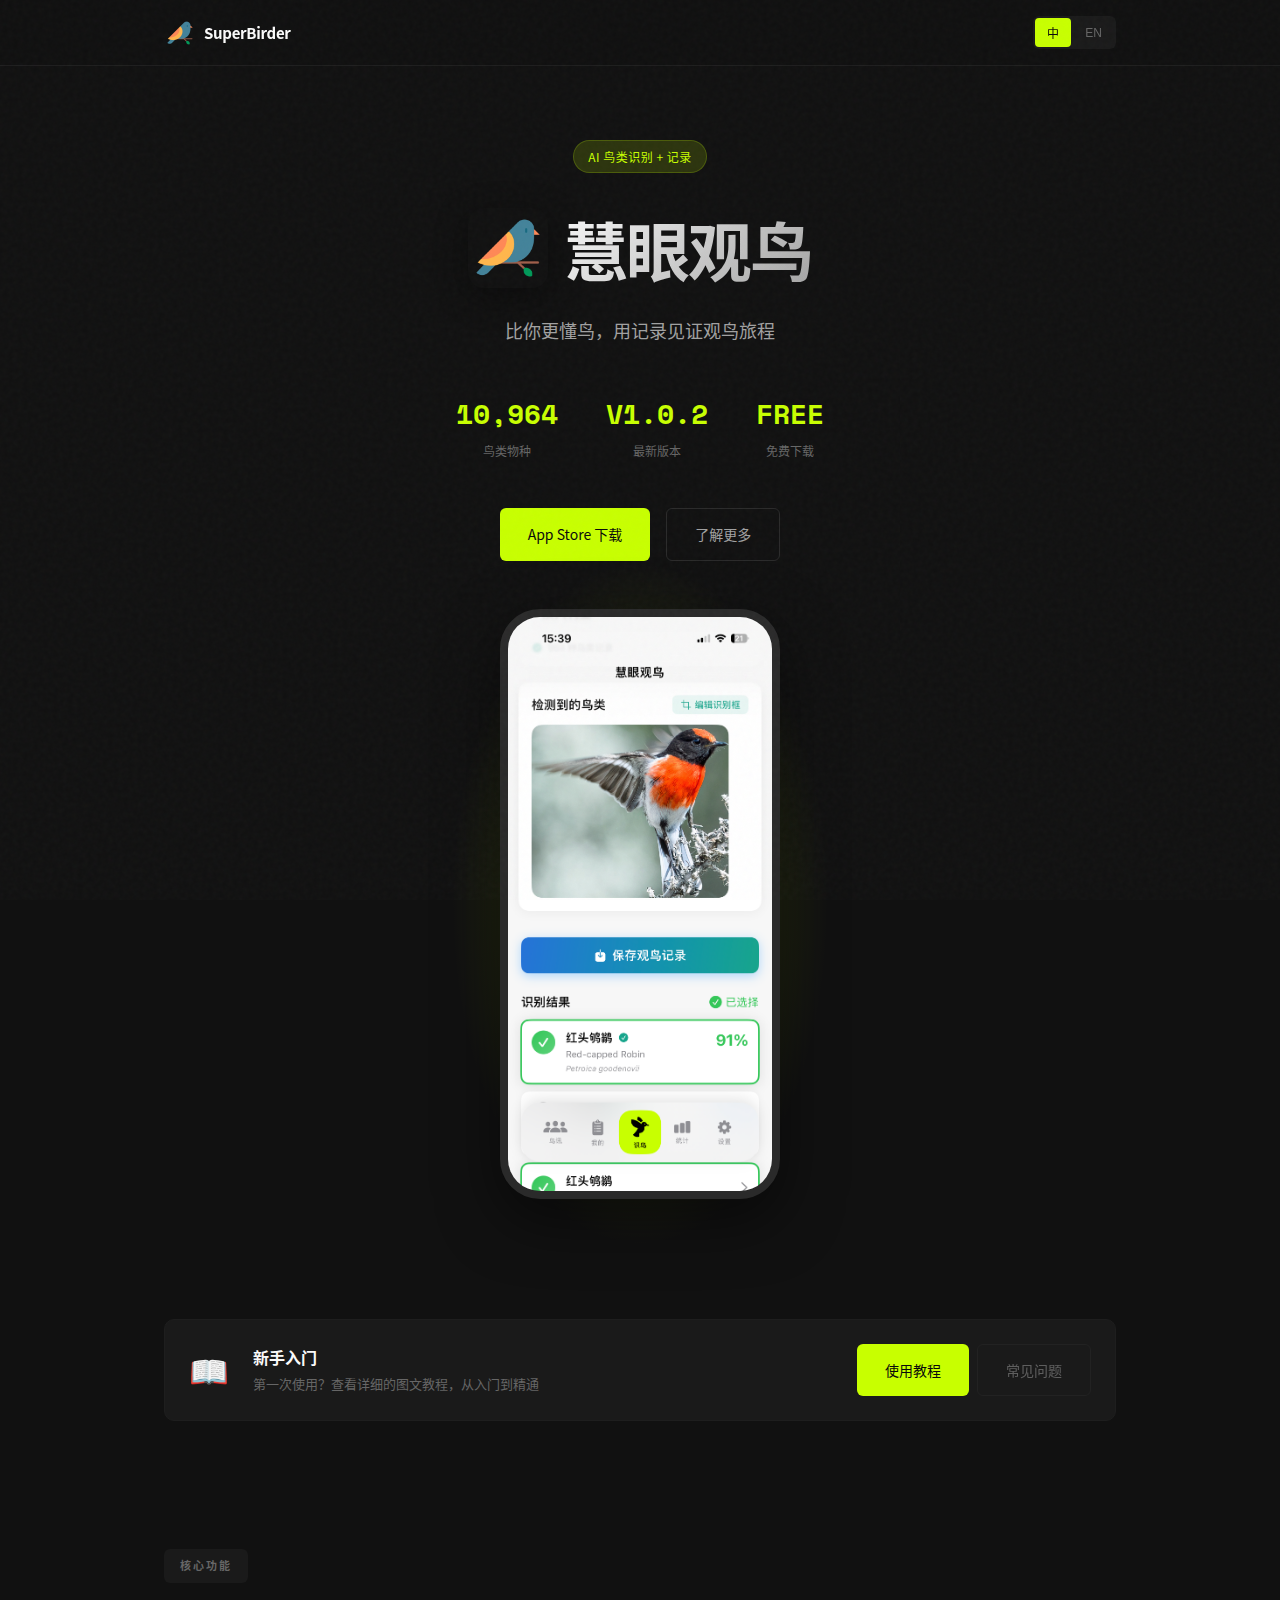
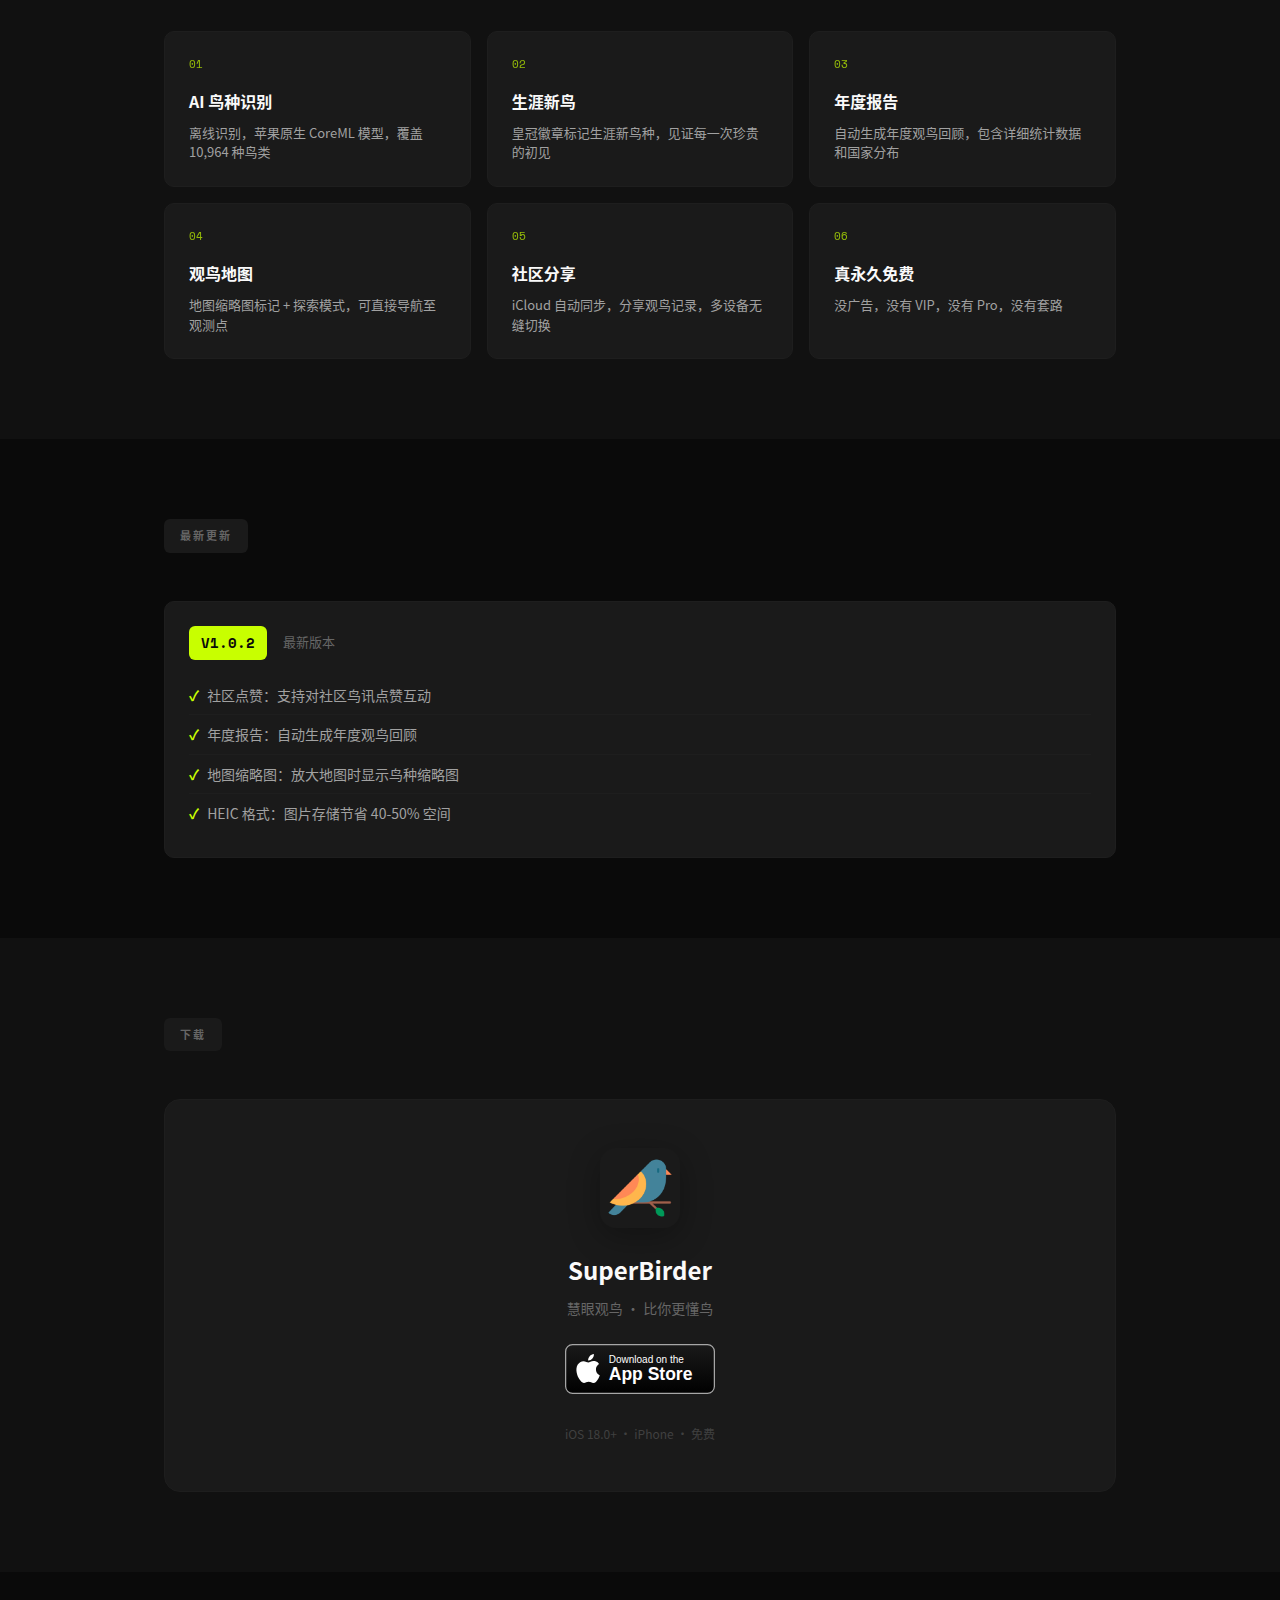
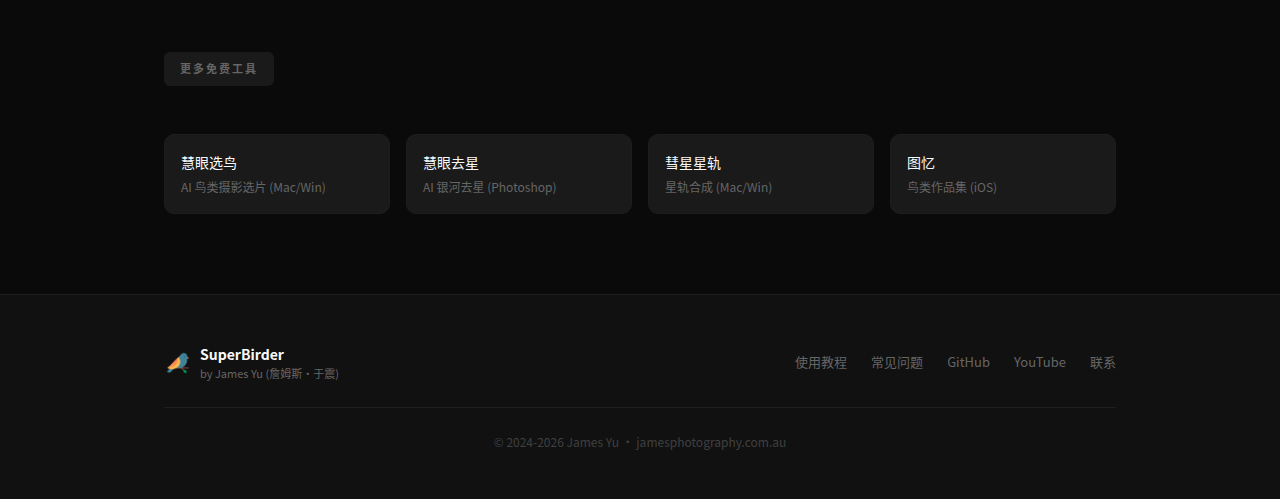
<file: index.html>
<!DOCTYPE html>
<html lang="zh-CN" data-lang="cn">

<head>
    <meta charset="UTF-8">
    <meta name="viewport" content="width=device-width, initial-scale=1.0">
    <title>SuperBirder - 慧眼观鸟 | AI Bird Identification</title>
    <meta name="description" content="AI智能鸟类识别应用 - 10,964种鸟类识别，用记录见证观鸟旅程。AI-powered bird identification app.">
    <link rel="stylesheet" href="css/style.css">
    <link rel="icon" href="img/icon.png" type="image/png">
    <link rel="preconnect" href="https://fonts.googleapis.com">
    <link rel="preconnect" href="https://fonts.gstatic.com" crossorigin>
    <link href="https://fonts.googleapis.com/css2?family=Space+Mono:wght@400;700&display=swap" rel="stylesheet">
</head>

<body>
    <!-- Subtle grain overlay -->
    <div class="grain"></div>

    <!-- Header -->
    <header>
        <div class="header-inner">
            <a href="#" class="logo">
                <img src="img/icon.png" alt="SuperBirder">
                <span>SuperBirder</span>
            </a>
            <div class="lang-switch">
                <button class="lang-btn active" onclick="setLang('cn')">中</button>
                <button class="lang-btn" onclick="setLang('en')">EN</button>
            </div>
        </div>
    </header>

    <!-- Hero Section -->
    <section class="hero">
        <div class="container">
            <div class="hero-badge">
                <span class="lang-cn">AI 鸟类识别 + 记录</span>
                <span class="lang-en">AI Bird ID + Birding</span>
            </div>

            <!-- App Icon + Title -->
            <div class="hero-brand">
                <img src="img/icon.png" alt="SuperBirder" class="hero-icon">
                <h1>
                    <span class="lang-cn">慧眼观鸟</span>
                    <span class="lang-en">SuperBirder</span>
                </h1>
            </div>

            <p class="tagline">
                <span class="lang-cn">比你更懂鸟，用记录见证观鸟旅程</span>
                <span class="lang-en">Know Birds Better, Record Your Birding Journey</span>
            </p>

            <!-- Stats -->
            <div class="hero-stats">
                <div class="stat-item">
                    <div class="stat-number">10,964</div>
                    <div class="stat-label">
                        <span class="lang-cn">鸟类物种</span>
                        <span class="lang-en">Bird Species</span>
                    </div>
                </div>
                <div class="stat-item">
                    <div class="stat-number">V1.0.2</div>
                    <div class="stat-label">
                        <span class="lang-cn">最新版本</span>
                        <span class="lang-en">Latest Version</span>
                    </div>
                </div>
                <div class="stat-item">
                    <div class="stat-number">FREE</div>
                    <div class="stat-label">
                        <span class="lang-cn">免费下载</span>
                        <span class="lang-en">Free Download</span>
                    </div>
                </div>
            </div>

            <div class="hero-cta">
                <a href="https://apps.apple.com/cn/app/%E6%85%A7%E7%9C%BC%E8%A7%82%E9%B8%9F/id6756405107"
                    class="btn btn-primary" target="_blank">
                    <span class="lang-cn">App Store 下载</span>
                    <span class="lang-en">Download on App Store</span>
                </a>
                <a href="#features" class="btn btn-ghost">
                    <span class="lang-cn">了解更多</span>
                    <span class="lang-en">Learn More</span>
                </a>
            </div>

            <!-- Phone Mockup -->
            <div class="hero-preview">
                <div class="phone-mockup">
                    <div class="phone-glow"></div>
                    <div class="phone-frame">
                        <img src="img/screenshots/home.png" alt="SuperBirder 识别结果" class="phone-screen">
                    </div>
                </div>
            </div>
        </div>
    </section>

    <!-- Help Section (FAQ/Tutorial Link) -->
    <section class="help-section">
        <div class="container">
            <div class="help-card">
                <div class="help-icon">📖</div>
                <div class="help-content">
                    <h3>
                        <span class="lang-cn">新手入门</span>
                        <span class="lang-en">Getting Started</span>
                    </h3>
                    <p>
                        <span class="lang-cn">第一次使用？查看详细的图文教程，从入门到精通</span>
                        <span class="lang-en">First time user? Check our detailed step-by-step tutorial</span>
                    </p>
                </div>
                <div class="help-buttons">
                    <a href="tutorial.html" class="btn btn-primary">
                        <span class="lang-cn">使用教程</span>
                        <span class="lang-en">Tutorial</span>
                    </a>
                    <a href="#" class="btn btn-ghost btn-coming-soon">
                        <span class="lang-cn">常见问题</span>
                        <span class="lang-en">FAQ</span>
                    </a>
                </div>
            </div>
        </div>
    </section>

    <!-- Features Section -->
    <section class="features" id="features">
        <div class="container">
            <div class="section-header">
                <span class="section-label">
                    <span class="lang-cn">核心功能</span>
                    <span class="lang-en">Features</span>
                </span>
            </div>
            <div class="features-grid">
                <div class="feature-card">
                    <div class="feature-number">01</div>
                    <h3>
                        <span class="lang-cn">AI 鸟种识别</span>
                        <span class="lang-en">AI Bird ID</span>
                    </h3>
                    <p>
                        <span class="lang-cn">离线识别，苹果原生 CoreML 模型，覆盖 10,964 种鸟类</span>
                        <span class="lang-en">Offline recognition, native Apple CoreML model, covering 10,964 bird
                            species</span>
                    </p>
                </div>
                <div class="feature-card">
                    <div class="feature-number">02</div>
                    <h3>
                        <span class="lang-cn">生涯新鸟</span>
                        <span class="lang-en">Life Birds</span>
                    </h3>
                    <p>
                        <span class="lang-cn">皇冠徽章标记生涯新鸟种，见证每一次珍贵的初见</span>
                        <span class="lang-en">Crown badge marks life birds, celebrate every first sighting</span>
                    </p>
                </div>
                <div class="feature-card">
                    <div class="feature-number">03</div>
                    <h3>
                        <span class="lang-cn">年度报告</span>
                        <span class="lang-en">Yearly Report</span>
                    </h3>
                    <p>
                        <span class="lang-cn">自动生成年度观鸟回顾，包含详细统计数据和国家分布</span>
                        <span class="lang-en">Auto-generate yearly birding summary with detailed stats</span>
                    </p>
                </div>
                <div class="feature-card">
                    <div class="feature-number">04</div>
                    <h3>
                        <span class="lang-cn">观鸟地图</span>
                        <span class="lang-en">Birding Map</span>
                    </h3>
                    <p>
                        <span class="lang-cn">地图缩略图标记 + 探索模式，可直接导航至观测点</span>
                        <span class="lang-en">Thumbnail markers + explore mode, navigate to sighting locations</span>
                    </p>
                </div>
                <div class="feature-card">
                    <div class="feature-number">05</div>
                    <h3>
                        <span class="lang-cn">社区分享</span>
                        <span class="lang-en">Community Sharing</span>
                    </h3>
                    <p>
                        <span class="lang-cn">iCloud 自动同步，分享观鸟记录，多设备无缝切换</span>
                        <span class="lang-en">iCloud auto-sync, share sightings, seamless multi-device</span>
                    </p>
                </div>
                <div class="feature-card">
                    <div class="feature-number">06</div>
                    <h3>
                        <span class="lang-cn">真永久免费</span>
                        <span class="lang-en">Truly Free Forever</span>
                    </h3>
                    <p>
                        <span class="lang-cn">没广告，没有 VIP，没有 Pro，没有套路</span>
                        <span class="lang-en">No ads, no VIP, no Pro, no tricks</span>
                    </p>
                </div>
            </div>
        </div>
    </section>

    <!-- Version Section -->
    <section class="version-section" id="version">
        <div class="container">
            <div class="section-header">
                <span class="section-label">
                    <span class="lang-cn">最新更新</span>
                    <span class="lang-en">What's New</span>
                </span>
            </div>
            <div class="version-card">
                <div class="version-header">
                    <span class="version-badge">V1.0.2</span>
                    <span class="version-date">
                        <span class="lang-cn">最新版本</span>
                        <span class="lang-en">Latest Version</span>
                    </span>
                </div>
                <ul class="version-list">
                    <li>
                        <span class="lang-cn">社区点赞：支持对社区鸟讯点赞互动</span>
                        <span class="lang-en">Community Likes: Like and interact with sightings</span>
                    </li>
                    <li>
                        <span class="lang-cn">年度报告：自动生成年度观鸟回顾</span>
                        <span class="lang-en">Yearly Report: Auto-generate yearly birding summary</span>
                    </li>
                    <li>
                        <span class="lang-cn">地图缩略图：放大地图时显示鸟种缩略图</span>
                        <span class="lang-en">Map Thumbnails: Show bird thumbnails when zoomed in</span>
                    </li>
                    <li>
                        <span class="lang-cn">HEIC 格式：图片存储节省 40-50% 空间</span>
                        <span class="lang-en">HEIC Format: Save 40-50% storage space</span>
                    </li>
                </ul>
            </div>
        </div>
    </section>

    <!-- Download Section -->
    <section class="download-section" id="download">
        <div class="container">
            <div class="section-header">
                <span class="section-label">
                    <span class="lang-cn">下载</span>
                    <span class="lang-en">Download</span>
                </span>
            </div>
            <div class="download-card">
                <img src="img/icon.png" alt="SuperBirder" class="download-icon">
                <h2 class="download-title">SuperBirder</h2>
                <p class="download-subtitle">
                    <span class="lang-cn">慧眼观鸟 · 比你更懂鸟</span>
                    <span class="lang-en">Know Birds Better</span>
                </p>
                <div class="download-badges">
                    <a href="https://apps.apple.com/cn/app/%E6%85%A7%E7%9C%BC%E8%A7%82%E9%B8%9F/id6756405107"
                        target="_blank">
                        <img src="img/app-store-badge.svg" alt="Download on App Store" class="app-store-badge">
                    </a>
                </div>
                <p class="download-requirements">
                    <span class="lang-cn">iOS 18.0+ · iPhone · 免费</span>
                    <span class="lang-en">iOS 18.0+ · iPhone · Free</span>
                </p>
            </div>
        </div>
    </section>

    <!-- More Tools Section -->
    <section class="tools-section" id="tools">
        <div class="container">
            <div class="section-header">
                <span class="section-label">
                    <span class="lang-cn">更多免费工具</span>
                    <span class="lang-en">More Free Tools</span>
                </span>
            </div>
            <div class="tools-grid">
                <a href="https://superpicky.jamesphotography.com.au/" class="tool-item" target="_blank">
                    <span class="tool-name">
                        <span class="lang-cn">慧眼选鸟</span>
                        <span class="lang-en">SuperPicky</span>
                    </span>
                    <span class="tool-desc">
                        <span class="lang-cn">AI 鸟类摄影选片 (Mac/Win)</span>
                        <span class="lang-en">AI Bird Photo Selector (Mac/Win)</span>
                    </span>
                </a>
                <a href="https://superstaroff.jamesphotography.com.au/" class="tool-item" target="_blank">
                    <span class="tool-name">
                        <span class="lang-cn">慧眼去星</span>
                        <span class="lang-en">StarRemover</span>
                    </span>
                    <span class="tool-desc">
                        <span class="lang-cn">AI 银河去星 (Photoshop)</span>
                        <span class="lang-en">AI Milky Way (Photoshop)</span>
                    </span>
                </a>
                <a href="https://superstartrail.jamesphotography.com.au/" class="tool-item" target="_blank">
                    <span class="tool-name">
                        <span class="lang-cn">彗星星轨</span>
                        <span class="lang-en">StarTrail</span>
                    </span>
                    <span class="tool-desc">
                        <span class="lang-cn">星轨合成 (Mac/Win)</span>
                        <span class="lang-en">Star Trail (Mac/Win)</span>
                    </span>
                </a>
                <a href="https://tuiportfolio.com/" class="tool-item" target="_blank">
                    <span class="tool-name">
                        <span class="lang-cn">图忆</span>
                        <span class="lang-en">TUI Portfolio</span>
                    </span>
                    <span class="tool-desc">
                        <span class="lang-cn">鸟类作品集 (iOS)</span>
                        <span class="lang-en">Bird Portfolio (iOS)</span>
                    </span>
                </a>
            </div>
        </div>
    </section>

    <!-- Footer -->
    <footer>
        <div class="container">
            <div class="footer-inner">
                <div class="footer-brand">
                    <img src="img/icon.png" alt="SuperBirder">
                    <div class="footer-brand-text">
                        <span>SuperBirder</span>
                        <span class="footer-author">by James Yu (詹姆斯·于震)</span>
                    </div>
                </div>
                <div class="footer-links">
                    <a href="tutorial.html">
                        <span class="lang-cn">使用教程</span>
                        <span class="lang-en">Tutorial</span>
                    </a>
                    <a href="#">
                        <span class="lang-cn">常见问题</span>
                        <span class="lang-en">FAQ</span>
                    </a>
                    <a href="https://github.com/jamesphotography">GitHub</a>
                    <a href="https://www.youtube.com/@JamesZhenYu">YouTube</a>
                    <a href="mailto:james@jamesphotography.com.au">
                        <span class="lang-cn">联系</span>
                        <span class="lang-en">Contact</span>
                    </a>
                </div>
            </div>
            <div class="footer-bottom">
                <p class="copyright">© 2024-2026 James Yu · jamesphotography.com.au</p>
            </div>
        </div>
    </footer>

    <!-- Language Toggle Script -->
    <script>
        function setLang(lang) {
            document.documentElement.setAttribute('data-lang', lang);
            document.querySelectorAll('.lang-btn').forEach(btn => {
                btn.classList.remove('active');
            });
            event.target.classList.add('active');
            localStorage.setItem('superbirder-lang', lang);
        }

        // Load saved language
        const savedLang = localStorage.getItem('superbirder-lang') || 'cn';
        document.documentElement.setAttribute('data-lang', savedLang);
        document.addEventListener('DOMContentLoaded', () => {
            document.querySelectorAll('.lang-btn').forEach(btn => {
                const isCN = btn.textContent.includes('中');
                if ((savedLang === 'cn' && isCN) || (savedLang === 'en' && !isCN)) {
                    btn.classList.add('active');
                } else {
                    btn.classList.remove('active');
                }
            });
        });
    </script>
</body>

</html>
</file>
<file: css/style.css>
/* ==========================================
   SuperBirder - Official Website
   Based on SuperPicky Design System
   Color: #C8FF00 (Yellow-Green)
   ========================================== */

/* === CSS Variables === */
:root {
    /* Backgrounds - dark theme */
    --bg-void: #0a0a0a;
    --bg-primary: #111111;
    --bg-elevated: #1a1a1a;
    --bg-card: #1f1f1f;
    --bg-input: #262626;

    /* Text hierarchy */
    --text-primary: #fafafa;
    --text-secondary: #a1a1a1;
    --text-tertiary: #666666;
    --text-muted: #404040;

    /* Accent - SuperBirder Yellow-Green */
    --accent: #C8FF00;
    --accent-dim: rgba(200, 255, 0, 0.15);
    --accent-glow: rgba(200, 255, 0, 0.25);
    --accent-hover: #D4FF33;

    /* Status colors */
    --star-gold: #E6B34D;
    --success: #22c55e;
    --crown-gold: #FFD700;

    /* Borders */
    --border: #2a2a2a;
    --border-subtle: #1e1e1e;

    /* Spacing */
    --space-xs: 4px;
    --space-sm: 8px;
    --space-md: 16px;
    --space-lg: 24px;
    --space-xl: 48px;
    --space-2xl: 80px;

    /* Border radius */
    --radius-sm: 6px;
    --radius-md: 10px;
    --radius-lg: 16px;
    --radius-xl: 24px;

    /* Fonts */
    --font-sans: "PingFang SC", "Microsoft YaHei", "Noto Sans CJK SC", -apple-system, sans-serif;
    --font-mono: "Space Mono", "Menlo", "Monaco", monospace;
}

/* === Reset === */
*,
*::before,
*::after {
    margin: 0;
    padding: 0;
    box-sizing: border-box;
}

html {
    scroll-behavior: smooth;
}

body {
    font-family: var(--font-sans);
    background-color: var(--bg-primary);
    color: var(--text-primary);
    line-height: 1.6;
    -webkit-font-smoothing: antialiased;
    -moz-osx-font-smoothing: grayscale;
}

/* === Grain Texture Overlay === */
.grain {
    position: fixed;
    top: 0;
    left: 0;
    width: 100%;
    height: 100%;
    pointer-events: none;
    z-index: 9999;
    opacity: 0.03;
    background-image: url("data:image/svg+xml,%3Csvg viewBox='0 0 200 200' xmlns='http://www.w3.org/2000/svg'%3E%3Cfilter id='noise'%3E%3CfeTurbulence type='fractalNoise' baseFrequency='0.9' numOctaves='4' stitchTiles='stitch'/%3E%3C/filter%3E%3Crect width='100%' height='100%' filter='url(%23noise)'/%3E%3C/svg%3E");
}

/* === Container === */
.container {
    max-width: 1000px;
    margin: 0 auto;
    padding: 0 var(--space-lg);
}

/* === Header === */
header {
    position: fixed;
    top: 0;
    left: 0;
    right: 0;
    z-index: 1000;
    background: rgba(17, 17, 17, 0.85);
    backdrop-filter: blur(20px);
    -webkit-backdrop-filter: blur(20px);
    border-bottom: 1px solid var(--border-subtle);
}

.header-inner {
    display: flex;
    justify-content: space-between;
    align-items: center;
    padding: var(--space-md) var(--space-lg);
    max-width: 1000px;
    margin: 0 auto;
}

.logo {
    display: flex;
    align-items: center;
    gap: var(--space-sm);
    text-decoration: none;
    color: var(--text-primary);
    transition: opacity 0.2s;
}

.logo:hover {
    opacity: 0.8;
}

.logo img {
    width: 32px;
    height: 32px;
    border-radius: 8px;
}

.logo span {
    font-size: 15px;
    font-weight: 600;
    letter-spacing: -0.3px;
}

.lang-switch {
    display: flex;
    gap: 2px;
    background: var(--bg-elevated);
    border-radius: var(--radius-sm);
    padding: 2px;
}

.lang-btn {
    padding: 6px 12px;
    background: transparent;
    border: none;
    color: var(--text-tertiary);
    font-size: 12px;
    font-weight: 500;
    border-radius: 4px;
    cursor: pointer;
    transition: all 0.2s;
}

.lang-btn.active {
    background: var(--accent);
    color: var(--bg-void);
}

.lang-btn:hover:not(.active) {
    color: var(--text-secondary);
}

/* === Language Toggle === */
[data-lang="cn"] .lang-en {
    display: none !important;
}

[data-lang="en"] .lang-cn {
    display: none !important;
}

/* === Hero Section === */
.hero {
    padding: 140px 0 var(--space-xl);
    text-align: center;
}

.hero-badge {
    display: inline-block;
    padding: 6px 14px;
    background: var(--accent-dim);
    border: 1px solid rgba(200, 255, 0, 0.2);
    border-radius: 20px;
    font-size: 12px;
    color: var(--accent);
    margin-bottom: var(--space-lg);
    letter-spacing: 0.5px;
}

/* App Icon + Title */
.hero-brand {
    display: flex;
    align-items: center;
    justify-content: center;
    gap: var(--space-md);
    margin-bottom: var(--space-md);
}

.hero-icon {
    width: 80px;
    height: 80px;
    border-radius: var(--radius-lg);
    box-shadow: 0 8px 32px rgba(0, 0, 0, 0.4);
}

.hero h1 {
    font-size: clamp(40px, 8vw, 64px);
    font-weight: 700;
    letter-spacing: -2px;
    background: linear-gradient(135deg, var(--text-primary) 0%, var(--text-secondary) 100%);
    -webkit-background-clip: text;
    -webkit-text-fill-color: transparent;
    background-clip: text;
}

.tagline {
    font-size: 18px;
    color: var(--text-secondary);
    margin-bottom: var(--space-xl);
    font-weight: 400;
}

.hero-stats {
    display: flex;
    justify-content: center;
    gap: var(--space-xl);
    margin-bottom: var(--space-xl);
}

.stat-item {
    text-align: center;
}

.stat-number {
    font-size: 28px;
    font-weight: 700;
    color: var(--accent);
    font-family: var(--font-mono);
}

.stat-label {
    font-size: 12px;
    color: var(--text-tertiary);
    margin-top: 4px;
}

.hero-cta {
    display: flex;
    gap: var(--space-md);
    justify-content: center;
    flex-wrap: wrap;
}

/* === Buttons === */
.btn {
    display: inline-flex;
    align-items: center;
    gap: var(--space-sm);
    padding: 14px 28px;
    border-radius: var(--radius-sm);
    font-size: 14px;
    font-weight: 500;
    text-decoration: none;
    transition: all 0.2s ease;
    border: none;
    cursor: pointer;
}

.btn-primary {
    background: var(--accent);
    color: var(--bg-void);
}

.btn-primary:hover {
    background: var(--accent-hover);
    transform: translateY(-2px);
    box-shadow: 0 8px 24px var(--accent-glow);
}

.btn-appstore {
    background: #000;
    color: #fff;
    border: 1px solid #333;
    padding: 10px 24px;
}

.btn-appstore:hover {
    background: #1a1a1a;
    border-color: #444;
}

.btn-appstore img {
    height: 24px;
}

.btn-ghost {
    background: transparent;
    color: var(--text-secondary);
    border: 1px solid var(--border);
}

.btn-ghost:hover {
    color: var(--text-primary);
    border-color: var(--text-tertiary);
}

/* === Hero Preview (Phone Mockup) === */
.hero-preview {
    margin-top: var(--space-xl);
    padding-bottom: var(--space-lg);
}

.phone-mockup {
    position: relative;
    max-width: 280px;
    margin: 0 auto;
}

.phone-frame {
    position: relative;
    border-radius: 40px;
    overflow: hidden;
    border: 8px solid #2a2a2a;
    background: var(--bg-card);
    box-shadow: 0 20px 60px rgba(0, 0, 0, 0.5);
}

.phone-screen {
    width: 100%;
    aspect-ratio: 1206 / 2622; /* iPhone 16 Pro ratio */
    object-fit: cover;
    display: block;
}

.phone-placeholder {
    width: 100%;
    aspect-ratio: 1206 / 2622; /* iPhone 16 Pro ratio */
    background: linear-gradient(135deg, var(--bg-elevated) 0%, var(--bg-card) 100%);
    display: flex;
    flex-direction: column;
    align-items: center;
    justify-content: center;
    color: var(--text-tertiary);
    font-size: 14px;
    gap: var(--space-sm);
}

.phone-placeholder-icon {
    font-size: 48px;
    opacity: 0.5;
}

.phone-placeholder-text {
    text-align: center;
    line-height: 1.4;
}

.phone-placeholder-size {
    font-size: 11px;
    font-family: var(--font-mono);
    color: var(--text-muted);
}

.phone-glow {
    position: absolute;
    inset: -50px;
    background: radial-gradient(ellipse at center, var(--accent-glow) 0%, transparent 70%);
    pointer-events: none;
    z-index: -1;
}

/* === Features Section === */
.features {
    padding: var(--space-2xl) 0;
}

.features-grid {
    display: grid;
    grid-template-columns: repeat(3, 1fr);
    gap: var(--space-md);
}

@media (max-width: 900px) {
    .features-grid {
        grid-template-columns: repeat(2, 1fr);
    }
}

@media (max-width: 600px) {
    .features-grid {
        grid-template-columns: 1fr;
    }
}

.feature-card {
    background: var(--bg-elevated);
    border: 1px solid var(--border-subtle);
    border-radius: var(--radius-md);
    padding: var(--space-lg);
    transition: all 0.3s ease;
    position: relative;
}

.feature-card:hover {
    border-color: var(--border);
    transform: translateY(-2px);
}

.feature-number {
    font-family: var(--font-mono);
    font-size: 11px;
    color: var(--accent);
    margin-bottom: var(--space-md);
    opacity: 0.7;
}

.feature-icon {
    font-size: 28px;
    margin-bottom: var(--space-sm);
}

.feature-card h3 {
    font-size: 16px;
    font-weight: 600;
    margin-bottom: var(--space-sm);
    color: var(--text-primary);
}

.feature-card p {
    font-size: 13px;
    color: var(--text-secondary);
    line-height: 1.5;
}

/* === Section Header === */
.section-header {
    margin-bottom: var(--space-xl);
}

.section-label {
    display: inline-block;
    font-size: 11px;
    font-weight: 600;
    text-transform: uppercase;
    letter-spacing: 2px;
    color: var(--text-tertiary);
    padding: 8px 16px;
    background: var(--bg-elevated);
    border-radius: var(--radius-sm);
}

/* === Version Section === */
.version-section {
    padding: var(--space-2xl) 0;
    background: var(--bg-void);
}

.version-card {
    background: var(--bg-elevated);
    border: 1px solid var(--border-subtle);
    border-radius: var(--radius-md);
    padding: var(--space-lg);
}

.version-header {
    display: flex;
    align-items: center;
    gap: var(--space-md);
    margin-bottom: var(--space-md);
}

.version-badge {
    padding: 6px 12px;
    background: var(--accent);
    color: var(--bg-void);
    border-radius: var(--radius-sm);
    font-size: 14px;
    font-weight: 600;
    font-family: var(--font-mono);
}

.version-date {
    font-size: 13px;
    color: var(--text-tertiary);
}

.version-list {
    list-style: none;
}

.version-list li {
    padding: 8px 0;
    border-bottom: 1px solid var(--border-subtle);
    font-size: 14px;
    color: var(--text-secondary);
    display: flex;
    align-items: center;
    gap: var(--space-sm);
}

.version-list li:last-child {
    border-bottom: none;
}

.version-list li::before {
    content: "✓";
    color: var(--accent);
    font-weight: bold;
}

/* === Download Section === */
.download-section {
    padding: var(--space-2xl) 0;
}

.download-card {
    background: var(--bg-elevated);
    border: 1px solid var(--border-subtle);
    border-radius: var(--radius-lg);
    padding: var(--space-xl);
    text-align: center;
}

.download-icon {
    width: 80px;
    height: 80px;
    margin: 0 auto var(--space-md);
    border-radius: var(--radius-lg);
    box-shadow: 0 8px 32px rgba(0, 0, 0, 0.3);
}

.download-title {
    font-size: 24px;
    font-weight: 600;
    margin-bottom: var(--space-sm);
}

.download-subtitle {
    font-size: 14px;
    color: var(--text-tertiary);
    margin-bottom: var(--space-lg);
}

.download-badges {
    display: flex;
    justify-content: center;
    gap: var(--space-md);
    flex-wrap: wrap;
}

.app-store-badge {
    height: 50px;
    transition: transform 0.2s;
}

.app-store-badge:hover {
    transform: scale(1.05);
}

.download-requirements {
    margin-top: var(--space-lg);
    font-size: 12px;
    color: var(--text-muted);
}

/* === Help Section (FAQ/Tutorial Link) === */
.help-section {
    padding: var(--space-xl) 0;
}

.help-card {
    display: flex;
    align-items: center;
    gap: var(--space-lg);
    background: var(--bg-elevated);
    border: 1px solid var(--border-subtle);
    border-radius: var(--radius-md);
    padding: var(--space-lg);
}

.help-icon {
    font-size: 32px;
}

.help-content {
    flex: 1;
}

.help-content h3 {
    font-size: 16px;
    font-weight: 600;
    margin-bottom: 4px;
}

.help-content p {
    font-size: 13px;
    color: var(--text-tertiary);
}

.help-buttons {
    display: flex;
    gap: var(--space-sm);
}

.btn-coming-soon {
    opacity: 0.5;
    cursor: not-allowed;
}

/* === Tools Section === */
.tools-section {
    padding: var(--space-2xl) 0;
    background: var(--bg-void);
}

.tools-grid {
    display: grid;
    grid-template-columns: repeat(4, 1fr);
    gap: var(--space-md);
}

@media (max-width: 800px) {
    .tools-grid {
        grid-template-columns: repeat(2, 1fr);
    }
}

.tool-item {
    display: flex;
    flex-direction: column;
    padding: var(--space-md);
    background: var(--bg-elevated);
    border: 1px solid var(--border-subtle);
    border-radius: var(--radius-md);
    text-decoration: none;
    transition: all 0.2s;
}

.tool-item:hover {
    border-color: var(--border);
    transform: translateY(-2px);
}

.tool-name {
    font-size: 14px;
    font-weight: 500;
    color: var(--text-primary);
    margin-bottom: 4px;
}

.tool-desc {
    font-size: 12px;
    color: var(--text-tertiary);
}

/* === Footer === */
footer {
    padding: var(--space-xl) 0;
    border-top: 1px solid var(--border-subtle);
}

.footer-inner {
    display: flex;
    justify-content: space-between;
    align-items: center;
    flex-wrap: wrap;
    gap: var(--space-md);
}

.footer-brand {
    display: flex;
    align-items: center;
    gap: var(--space-sm);
}

.footer-brand img {
    width: 28px;
    height: 28px;
    border-radius: 6px;
}

.footer-brand-text {
    display: flex;
    flex-direction: column;
}

.footer-brand-text span:first-child {
    font-weight: 600;
    font-size: 14px;
}

.footer-author {
    font-size: 11px;
    color: var(--text-tertiary);
}

.footer-links {
    display: flex;
    gap: var(--space-lg);
}

.footer-links a {
    color: var(--text-tertiary);
    text-decoration: none;
    font-size: 13px;
    transition: color 0.2s;
}

.footer-links a:hover {
    color: var(--text-primary);
}

.footer-bottom {
    margin-top: var(--space-lg);
    padding-top: var(--space-lg);
    border-top: 1px solid var(--border-subtle);
    text-align: center;
}

.copyright {
    font-size: 12px;
    color: var(--text-muted);
}

/* === Responsive === */
@media (max-width: 768px) {
    .hero-brand {
        flex-direction: column;
    }
    
    .hero-stats {
        flex-direction: column;
        gap: var(--space-md);
    }
    
    .help-card {
        flex-direction: column;
        text-align: center;
    }
    
    .help-buttons {
        justify-content: center;
    }
    
    .footer-inner {
        flex-direction: column;
        text-align: center;
    }
    
    .footer-links {
        justify-content: center;
    }
}
</file>
